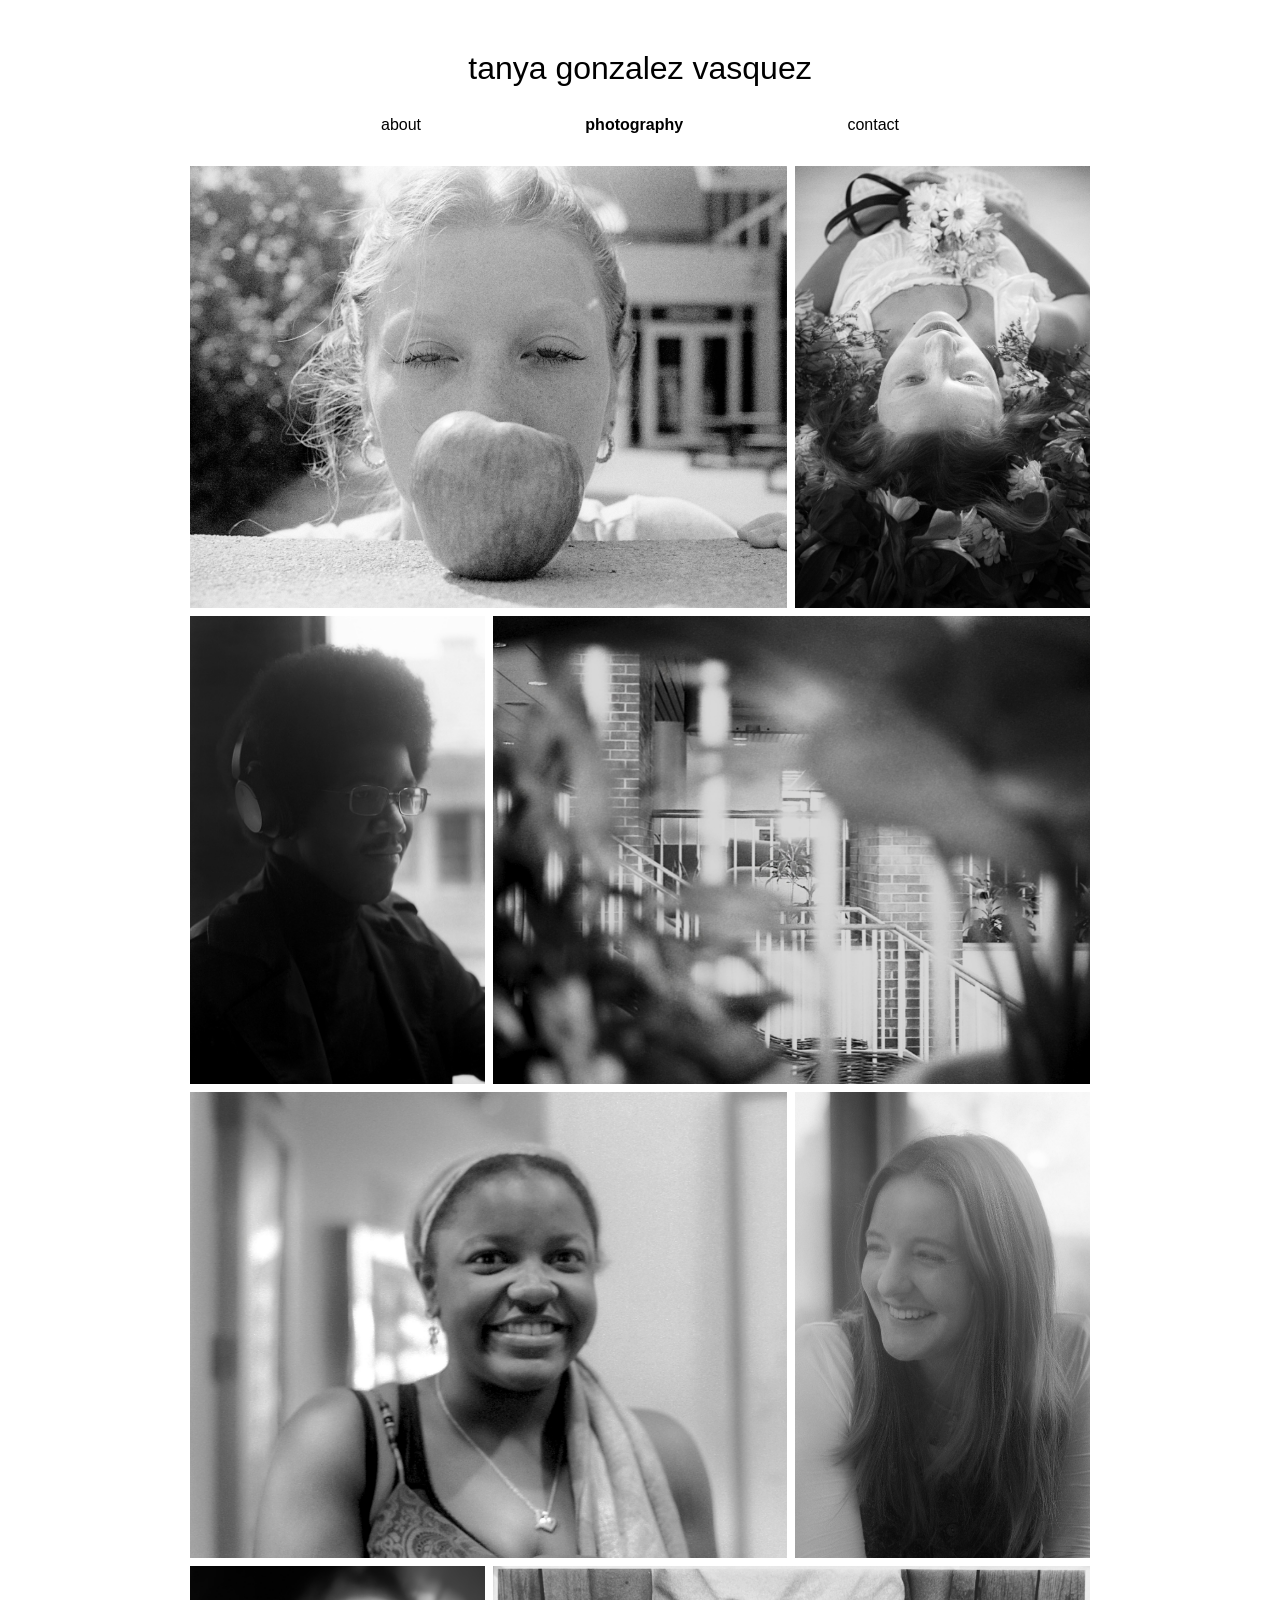
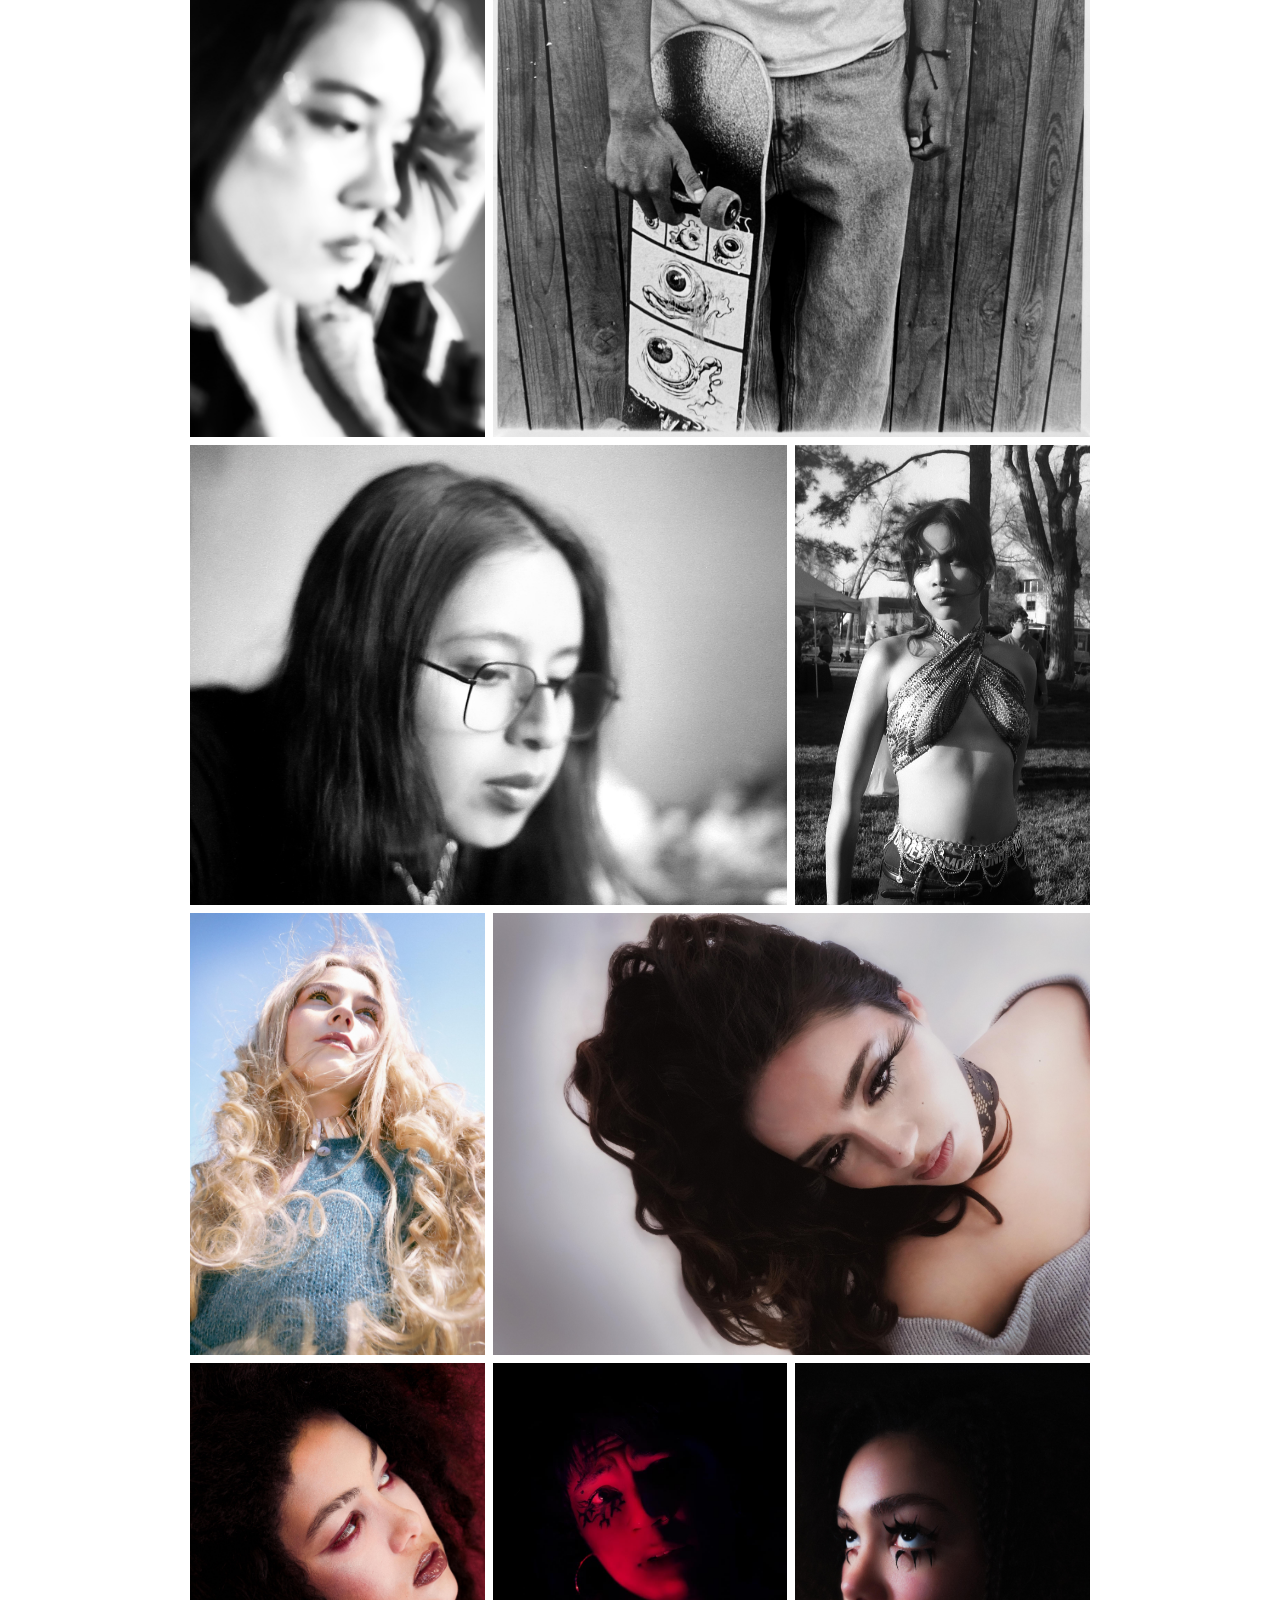
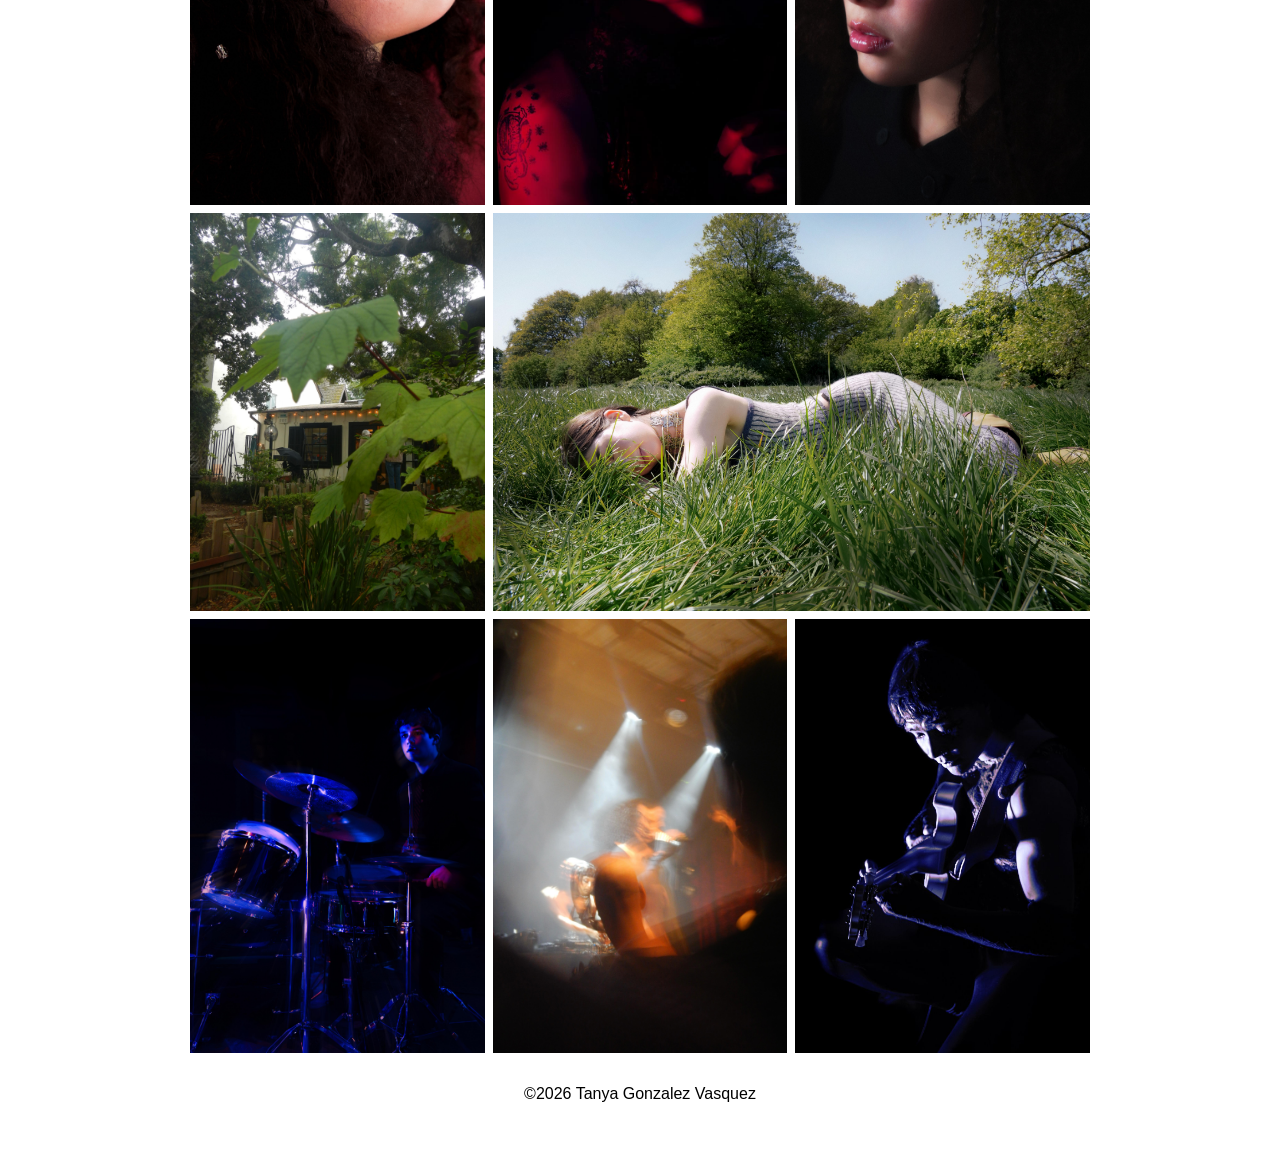
<file: index.html>
<!DOCTYPE html>
<html lang="en">
<head>
    <meta charset="UTF-8">
    <meta name="viewport" content="width=device-width, initial-scale=1.0">
    <title>Photography Page</title>
    <link rel="stylesheet" href="styles.css">
</head>

<body>
<header>
    <h1><a href="./index">tanya gonzalez vasquez</a></h1>
</header>

<nav class="navbar">
    <ul>
        <li><a href="./about">about</a></li>
        <li><a class="active" href="./index">photography</a></li>
        <li><a href="./contact">contact</a></li>
    </ul>
</nav>

<main>
    <div class="gallery-container">
        <div class="gallery-grid">
            <div class="photo-card grid-col-span-2">
                <img src="images/tgv_bw_image_1.jpeg" alt="landscape portrait of a girl's face behind an apple">
            </div>
            <div class="photo-card">
                <img src="images/tgv_bw_image_2.jpeg" alt="upside down portrait of a girl lying down holding a bouquet of flowers">
            </div>
            <div class="photo-card">
                <img src="images/tgv_bw_image_3.jpeg" alt="portrait with a 3/4 view of a guy with headphones on">
            </div>
            <div class="photo-card grid-col-span-2">
                <img src="images/tgv_bw_image_4.jpeg" alt="landscape portrait of stairs inside a building with plants around it in the foreground">
            </div>
            <div class="photo-card grid-col-span-2">
                <img src="images/tgv_bw_image_5.jpeg" alt="landscape portrait of of a girl wearing a long hair scarf smiling directly at the camera">
            </div>
            <div class="photo-card">
                <img src="images/tgv_bw_image_6.jpeg" alt="portrait with a 3/4 view of a girl smiling">
            </div>
            <div class="photo-card">
                <img src="images/tgv_bw_image_7.jpeg" alt="closeup side portrait of a girl looking straight ahead with a neutral expression">
            </div>
            <div class="photo-card grid-col-span-2">
                <img src="images/tgv_bw_image_8.jpeg" alt="landscape portrait of a person holding a skateboard with their right hand">
            </div>
            <div class="photo-card grid-col-span-2">
                <img src="images/tgv_bw_image_9.jpeg" alt="landscape portrait with a 3/4 view of a girl wearing glasses and a slight downward gaze">
            </div>
            <div class="photo-card">
                <img src="images/tgv_bw_image_10.jpeg" alt="portrait of a girl looking to her right side">
            </div>
            <div class="photo-card">
                <img src="images/tgv_color_image_1.jpeg" alt="portrait of a girl looking up and slightly to her left">
            </div>
            <div class="photo-card grid-col-span-2">
                <img src="images/tgv_color_image_2.jpeg" alt="closeup landscape portrait of a girl's face who's lying down on the ground">
            </div>
            <div class="photo-card">
                <img src="images/tgv_color_image_3.jpeg" alt="closeup portrait with a 3/4 view of a girl's face who's head is tilted up">
            </div>
            <div class="photo-card">
                <img src="images/tgv_color_image_4.jpeg" alt="portrait of someone with dramatic line art under their eye looking straight at the camera">
            </div>
            <div class="photo-card">
                <img src="images/tgv_color_image_5.jpeg" alt="portrait with a 3/4 view of a girl with long wispy eyelashes and an upwards gaze">
            </div>
            <div class="photo-card">
                <img src="images/tgv_color_image_6.jpeg" alt="portrait of a building with a leafy plant cutting directly across the foreground">
            </div>
            <div class="photo-card grid-col-span-2">
                <img src="images/tgv_color_image_7.jpeg" alt="landscape portrait of girl lying in the grass on a sunny day">
            </div>
            <div class="photo-card">
                <img src="images/tgv_color_image_8.jpeg" alt="portrait of a guy playing the drums in a dark room with violet and magenta lighting on him">
            </div>
            <div class="photo-card">
                <img src="images/tgv_color_image_9.jpeg" alt="portrait with motion blur of a person singing and a dj behind him">
            </div>
            <div class="photo-card">
                <img src="images/tgv_color_image_10.jpeg" alt="portrait of a guy playing the guitar in a dark room with violet lighting on him">
            </div>
        </div>
    </div>
</main>

<footer>
    <p>©2026 Tanya Gonzalez Vasquez</p>
</footer>
</body>
</html>
</file>
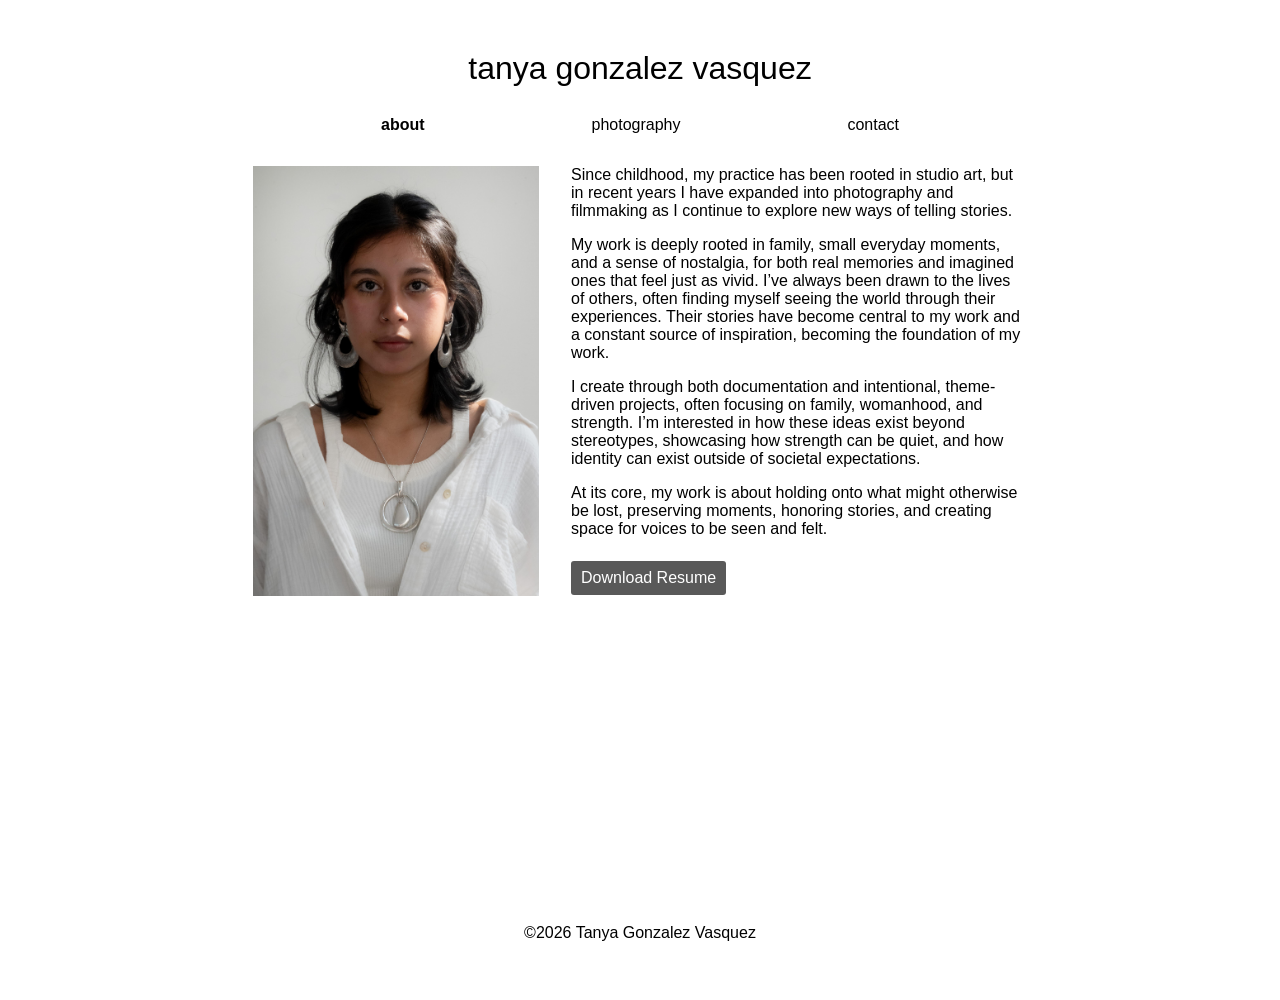
<file: about.html>
<!DOCTYPE html>
<html lang="en">
<head>
    <meta charset="UTF-8">
    <meta name="viewport" content="width=device-width, initial-scale=1.0">
    <title>About Page</title>
    <link rel="stylesheet" href="styles.css">
</head>

<body>
<header>
    <h1><a href="./index">tanya gonzalez vasquez</a></h1>
</header>

<nav class="navbar">
    <ul>
        <li><a class="active" href="./about.html">about</a></li>
        <li><a href="./index">photography</a></li>
        <li><a href="./contact">contact</a></li>
    </ul>
</nav>

<main>
    <div class="about-container">
        <div class="about-grid">
            <div class="photo-card-headshot">
                <img src="images/tgv_headshot.jpeg" alt="Headshot of Tanya Gonzalez">
            </div>
            <div class="description-container grid-col-span-2">
                <p>Since childhood, my practice has been rooted in studio art, but in recent years I have expanded into
                    photography and filmmaking as I continue to explore new ways of telling stories.</p>
                <p>My work is deeply rooted in family, small everyday moments, and a sense of nostalgia, for both real
                    memories and imagined ones that feel just as vivid. I’ve always been drawn to the lives of others,
                    often finding myself seeing the world through their experiences. Their stories have become central
                    to my work and a constant source of inspiration, becoming the foundation of my work.</p>
                <p>I create through both documentation and intentional, theme-driven projects, often focusing on family,
                    womanhood, and strength. I’m interested in how these ideas exist beyond stereotypes, showcasing how
                    strength can be quiet, and how identity can exist outside of societal expectations.</p>
                <p>At its core, my work is about holding onto what might otherwise be lost, preserving moments, honoring
                    stories, and creating space for voices to be seen and felt.</p>
                <a href="files/tgv_CET_Resume.pdf" download="Tanya_Gonzalez_Vasquez_Resume" class="download-btn" >Download Resume</a>
            </div>
        </div>
    </div>
</main>

<footer>
    <p>©2026 Tanya Gonzalez Vasquez</p>
</footer>
</body>

</html>
</file>
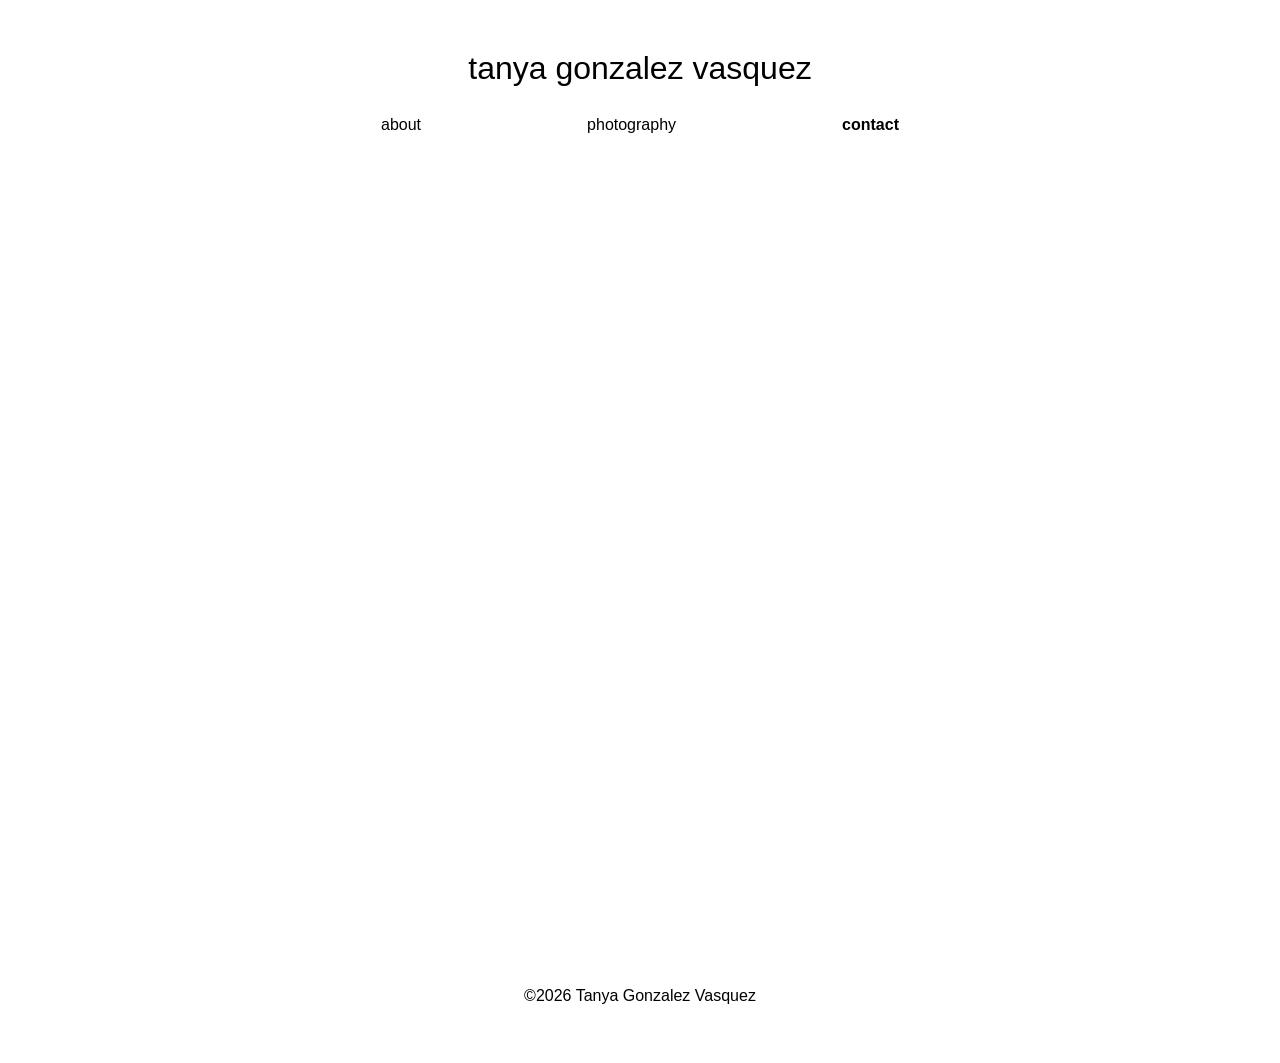
<file: contact.html>
<!DOCTYPE html>
<html lang="en">
<head>
    <meta charset="UTF-8">
    <meta name="viewport" content="width=device-width, initial-scale=1.0">
    <title>Contact Page</title>
    <link rel="stylesheet" href="styles.css">
</head>

<body>
<header>
    <h1><a href="./index">tanya gonzalez vasquez</a></h1>
</header>

<nav class="navbar">
    <ul>
        <li><a href="./about">about</a></li>
        <li><a href="./index">photography</a></li>
        <li><a class="active" href="./contact">contact</a></li>
    </ul>
</nav>

<main>
<!--    <div class="form-container">-->
<!--        <form>-->
<!--            <label for="name">name*</label>-->
<!--            <input type="text" id="name" name="name" placeholder="your name..." required>-->

<!--            <label for="email">email*</label>-->
<!--            <input type="email" id="email" name="email" placeholder="your email..." required>-->

<!--            <label for="message">message*</label>-->
<!--            <textarea id="message" name="message" placeholder="your message..." required></textarea>-->

<!--            <button type="submit" class="submit-btn">submit</button>-->
<!--        </form>-->
<!--    </div>-->

    <div class="iframe-form-container">
        <iframe
                src="https://docs.google.com/forms/d/e/1FAIpQLSctlB5fA8ILOE1gBqjyCGj4d8O6T_ioyjBrXu1KKKhxxnddBg/viewform?embedded=true"
                width="640"
                height="800"
                frameborder="0"
                marginheight="0"
                marginwidth="0">
            Loading…
        </iframe>
    </div>

</main>

<footer>
    <p>©2026 Tanya Gonzalez Vasquez</p>
</footer>
</body>
</html>
</file>
<file: styles.css>
body {
    font-family: sans-serif;
    margin: 0;
    padding: 50px;
    display: flex;
    flex-direction: column;
    min-height: 100vh;
}

main {
    flex: 1;
}

h1 {
    text-align: center;
    font-weight: 300;
    margin-top: 0;
}

h1 a {
    text-decoration: none;
    color: black;
}

ul {
    list-style-type: none;
    margin: 0 auto;
    padding: 0;
    display: flex;
    justify-content: space-between;
    max-width: 550px;
}

ul li a {
    display: block;
    color: black;
    text-decoration: none;
    padding: 8px 16px;
    transition: transform 0.3s ease-in;
}

ul li a:hover {
    transform: scale(1.05);
}

h1 a:focus,
ul li a:focus {
    outline-color: pink;
}

ul li a.active {
    font-weight: bold;
}

.navbar {
    position: sticky;
    top: 0;
    background-color: white;
    overflow: hidden;
}

.navbar,
.gallery-container,
.about-container {
    width: 100%;
    margin: 0 auto;
}

.navbar,
.gallery-container {
    max-width: 900px;
}

.gallery-container,
.about-container,
.form-container {
    padding: 1.5rem 0;
}

.gallery-grid,
.about-grid {
    display: grid;
}

.gallery-grid {
    gap: .5rem;
    grid-template-columns: repeat(3, 1fr);
}

.about-grid {
    gap: 2rem;
    grid-template-columns: 1.35fr 1fr 1fr;
}

.about-container {
    max-width: 775px;
}

.description-container p:first-child{
    margin-top: 0;
}

.grid-col-span-2 {
    grid-column: span 2;
}

img {
    max-width: 100%;
    display: block;
}

.photo-card img{
    width: 100%;
    height: 100%;
    object-fit: cover;
    display: block;
}

.photo-card-headshot img{
    width: 100%;
    height: auto;
    display: block;
}

.download-btn {
  display: inline-block;
  padding: 8px 10px;
  margin-top: 7px;
  background: #595959;
  color: white;
  text-decoration: none;
  border-radius: 3px;
}

.download-btn:hover {
    color: pink;
}

.download-btn:active {
    background-color: pink;
    color: #3D3D3D;
}

.download-btn:focus {
    outline-color: hotpink;
}

.iframe-form-container {
    padding: .81rem 0 1.5rem;
}

/*styling for google form ↓ ↓ */
.iframe-form-container iframe {
    display: block;
    margin: 0 auto;
    width: 100%;
    max-width: 640px;
}

.form-container {
    width: 100%;
    max-width: 450px;
    margin: 0 auto;
}

input,
textarea {
    width: 100%;
    padding: 10px;
    margin: 10px 0;
    box-sizing: border-box;
    font-size: 1.1rem;
}

textarea {
    height: 200px;
}

.submit-btn {
    width: 100px;
    height: 30px;
    font-size: 1.1rem;
    border-radius: 3px;
    background-color: pink;

    display: block;
    margin: 10px auto;
}

footer p{
    text-align: center;
    padding: 8px;
    margin: 0;
}
</file>
